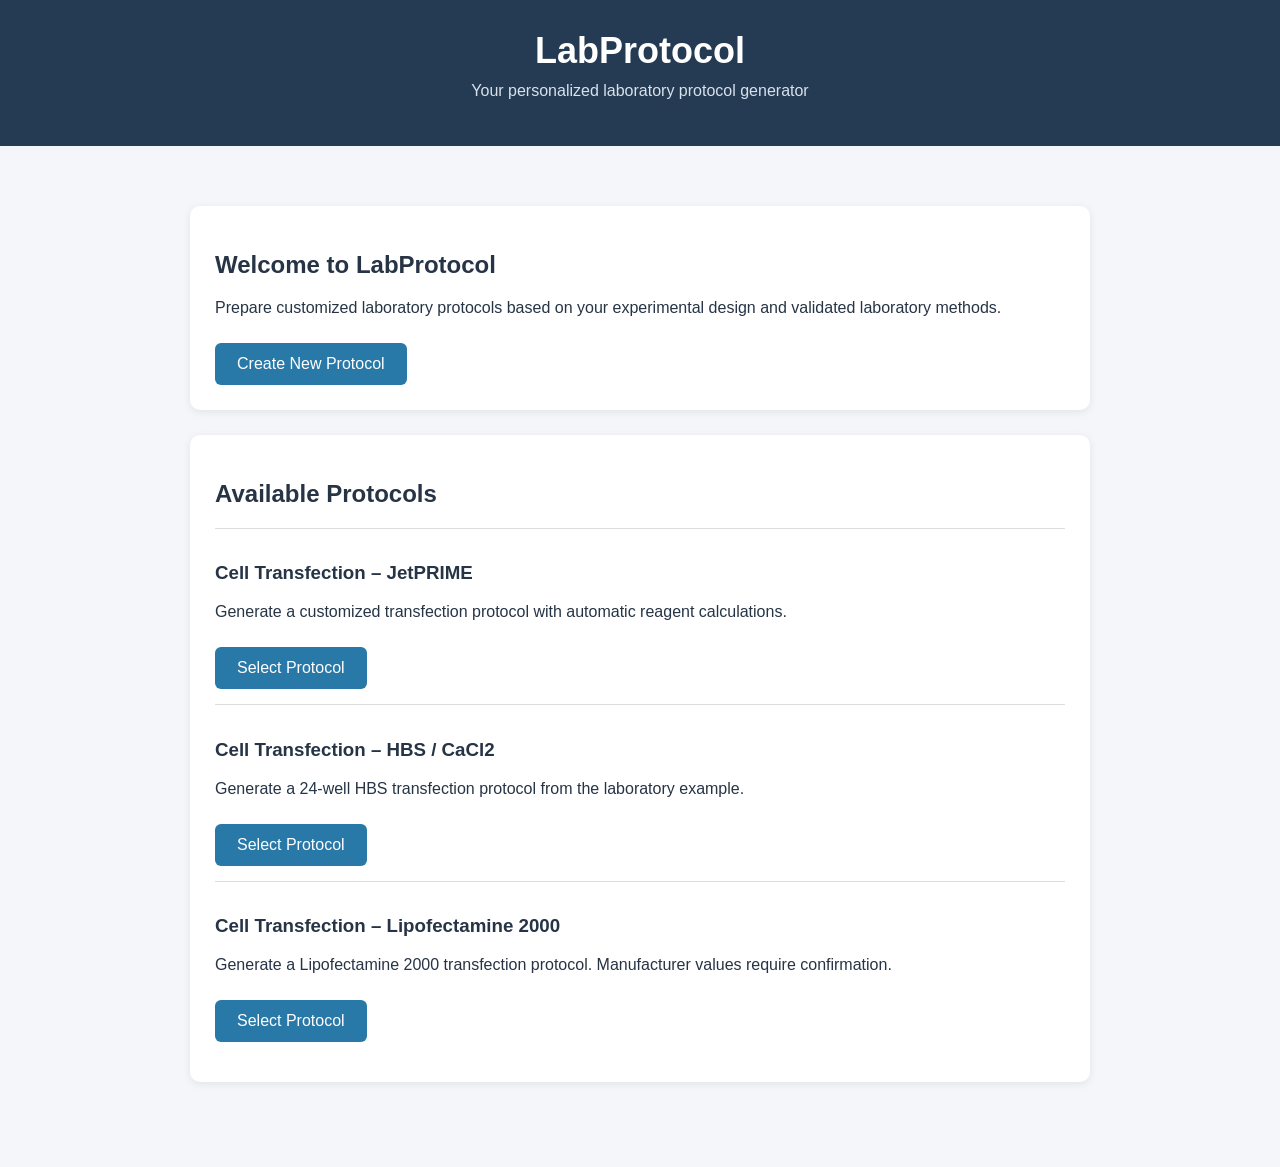
<file: LabProtocol/templates/index.html>
<!DOCTYPE html>
<html lang="en">
<head>
    <meta charset="UTF-8">
    <meta name="viewport" content="width=device-width, initial-scale=1.0">
    <title>LabProtocol</title>

    <style>
        body {
            font-family: Arial, sans-serif;
            background-color: #f4f6f9;
            margin: 0;
            padding: 0;
            color: #263445;
        }

        header {
            background-color: #243b53;
            color: white;
            padding: 30px;
            text-align: center;
        }

        header h1 {
            margin: 0;
            font-size: 36px;
        }

        header p {
            margin-top: 10px;
            color: #d9e2ec;
        }

        .container {
            max-width: 900px;
            margin: 40px auto;
            padding: 20px;
        }

        .section {
            background: white;
            padding: 25px;
            margin-bottom: 25px;
            border-radius: 10px;
            box-shadow: 0 2px 8px rgba(0,0,0,0.08);
        }

        .button {
            display: inline-block;
            background-color: #2878a8;
            color: white;
            padding: 12px 22px;
            text-decoration: none;
            border-radius: 6px;
            margin-top: 10px;
        }

        .button:hover {
            background-color: #1d5d85;
        }

        .protocol {
            border-top: 1px solid #ddd;
            padding: 15px 0;
        }
    </style>
</head>

<body>

    <header>
        <h1>LabProtocol</h1>
        <p>Your personalized laboratory protocol generator</p>
    </header>

    <div class="container">

        <div class="section">
            <h2>Welcome to LabProtocol</h2>
            <p>
                Prepare customized laboratory protocols based on
                your experimental design and validated laboratory methods.
            </p>

            <a href="/new-protocol" class="button">Create New Protocol</a>
        </div>

        <div class="section">
            <h2>Available Protocols</h2>

            <div class="protocol">
                <h3>Cell Transfection – JetPRIME</h3>
                <p>
                    Generate a customized transfection protocol
                    with automatic reagent calculations.
                </p>
                <a href="/transfection/jetprime" class="button">Select Protocol</a>
            </div>

            <div class="protocol">
                <h3>Cell Transfection – HBS / CaCl2</h3>
                <p>Generate a 24-well HBS transfection protocol from the laboratory example.</p>
                <a href="/transfection/hbs" class="button">Select Protocol</a>
            </div>

            <div class="protocol">
                <h3>Cell Transfection – Lipofectamine 2000</h3>
                <p>
                    Generate a Lipofectamine 2000 transfection protocol.
                    Manufacturer values require confirmation.
                </p>
                <a href="/transfection/lipofectamine" class="button">Select Protocol</a>
            </div>

        </div>

    </div>

</body>
</html>
</file>
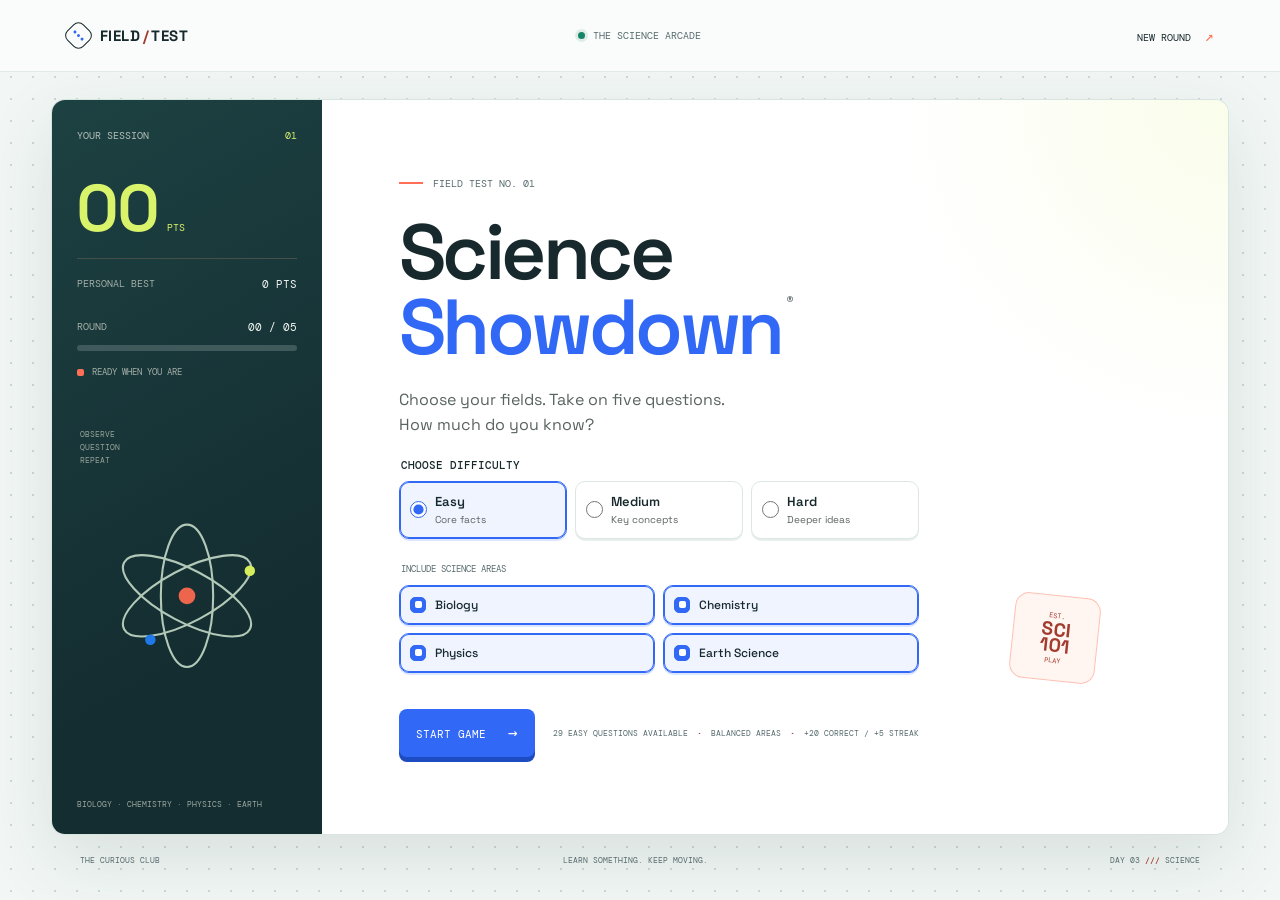
<file: day03/science_trivia.html>
<!doctype html>
<html lang="en">
  <head>
    <meta charset="utf-8">
    <meta name="viewport" content="width=device-width, initial-scale=1">
    <meta name="theme-color" content="#f6f7f2">
    <title>Science Showdown</title>
    <link rel="preconnect" href="https://fonts.googleapis.com">
    <link rel="preconnect" href="https://fonts.gstatic.com" crossorigin>
    <link href="https://fonts.googleapis.com/css2?family=DM+Mono:wght@400;500&family=Space+Grotesk:wght@400;500;600;700&display=swap" rel="stylesheet">
    <link rel="stylesheet" href="science_trivia.css">
    <script src="science_trivia.js" defer></script>
  </head>
  <body>
    <a class="skip-link" href="#main-content">Skip to game</a>
    <header class="topbar">
      <a class="wordmark" href="science_trivia.html" aria-label="Science Showdown home">
        <span class="wordmark-mark" aria-hidden="true"><i></i><i></i><i></i></span>
        <span>FIELD<span class="wordmark-light">/</span>TEST</span>
      </a>
      <div class="topbar-center"><span class="live-dot"></span> THE SCIENCE ARCADE</div>
      <button class="reset-button" id="reset-button" type="button" title="Start a new round">NEW ROUND <span aria-hidden="true">↗</span></button>
    </header>

    <main class="game-layout" id="main-content" tabindex="-1">
      <aside class="scoreboard" aria-label="Game scoreboard">
        <div class="scoreboard-heading">YOUR SESSION <span>01</span></div>
        <div class="score-total"><span id="score-value">00</span><small>PTS</small></div>
        <div class="score-divider"></div>
        <div class="round-stat" id="best-stat"><span>PERSONAL BEST</span><strong id="best-score">00 PTS</strong></div>
        <div class="round-stat" id="round-stat"><span>ROUND</span><strong id="round-count">00 / 05</strong></div>
        <div class="round-stat streak-stat" id="streak-stat" hidden><span>STREAK</span><strong id="streak-count">1×</strong></div>
        <div class="progress-track" id="progress-track" role="progressbar" aria-label="Round progress" aria-valuemin="0" aria-valuemax="5" aria-valuenow="0" aria-valuetext="0 of 5 questions answered"><span id="progress-fill" aria-hidden="true"></span></div>
        <div class="scoreboard-foot"><span class="status-square"></span><span id="status-copy">READY WHEN YOU ARE</span></div>
        <div class="side-art" aria-hidden="true">
          <span class="art-label">OBSERVE<br>QUESTION<br>REPEAT</span>
          <svg viewBox="0 0 170 120" role="img" aria-label="Abstract atom illustration">
            <ellipse cx="85" cy="60" rx="68" ry="25" transform="rotate(-28 85 60)" fill="none" stroke="currentColor" stroke-width="2" />
            <ellipse cx="85" cy="60" rx="68" ry="25" transform="rotate(28 85 60)" fill="none" stroke="currentColor" stroke-width="2" />
            <ellipse cx="85" cy="60" rx="68" ry="25" transform="rotate(90 85 60)" fill="none" stroke="currentColor" stroke-width="2" />
            <circle cx="85" cy="60" r="8" fill="#ed654d" />
            <circle cx="145" cy="36" r="5" fill="#d5ed5a" />
            <circle cx="50" cy="102" r="5" fill="#2079e9" />
          </svg>
        </div>
        <div class="version-tag">BIOLOGY · CHEMISTRY · PHYSICS · EARTH</div>
      </aside>

      <section class="play-area" aria-label="Trivia game">
        <p class="visually-hidden" id="game-announcer" role="status" aria-live="polite" aria-atomic="true"></p>
        <div id="loading-state" class="loading-state" role="status">LOADING QUESTION BANK<span class="loading-mark">...</span></div>
        <div id="error-state" class="error-state" role="alert" hidden></div>

        <section id="welcome-screen" class="screen welcome-screen" hidden>
          <div class="eyebrow"><span class="eyebrow-line"></span> FIELD TEST NO. 01</div>
          <h1>Science<br><span>Showdown</span><sup>®</sup></h1>
          <p class="welcome-copy">Choose your fields. Take on five questions.<br>How much do you know?</p>
          <fieldset class="difficulty-picker">
            <legend>CHOOSE DIFFICULTY</legend>
            <div class="difficulty-options">
              <label class="difficulty-option">
                <input type="radio" name="difficulty" value="Easy" checked>
                <span class="difficulty-name">Easy</span>
                <span class="difficulty-description">Core facts</span>
              </label>
              <label class="difficulty-option">
                <input type="radio" name="difficulty" value="Medium">
                <span class="difficulty-name">Medium</span>
                <span class="difficulty-description">Key concepts</span>
              </label>
              <label class="difficulty-option">
                <input type="radio" name="difficulty" value="Hard">
                <span class="difficulty-name">Hard</span>
                <span class="difficulty-description">Deeper ideas</span>
              </label>
            </div>
          </fieldset>
          <fieldset class="area-picker">
            <legend>INCLUDE SCIENCE AREAS</legend>
            <div class="area-options">
              <label class="area-chip"><input type="checkbox" name="science-area" value="Biology" checked><span>Biology</span></label>
              <label class="area-chip"><input type="checkbox" name="science-area" value="Chemistry" checked><span>Chemistry</span></label>
              <label class="area-chip"><input type="checkbox" name="science-area" value="Physics" checked><span>Physics</span></label>
              <label class="area-chip"><input type="checkbox" name="science-area" value="Earth Science" checked><span>Earth Science</span></label>
            </div>
          </fieldset>
          <p class="area-selection-error" id="area-selection-error" role="alert" tabindex="-1" hidden>Select at least one science area to start.</p>
          <div class="welcome-bottom">
            <button class="primary-button" id="start-button" type="button">START GAME <span aria-hidden="true">→</span></button>
            <span class="micro-copy"><span id="pool-count">QUESTIONS AVAILABLE</span> <b>·</b> BALANCED AREAS <b>·</b> +20 CORRECT / +5 STREAK</span>
          </div>
          <div class="welcome-stamp" aria-hidden="true"><span>EST.</span><strong>SCI<br>101</strong><span>PLAY</span></div>
        </section>

        <section id="question-screen" class="screen question-screen" hidden>
          <div class="question-meta">
            <div class="eyebrow"><span class="eyebrow-line"></span><span id="question-number">QUESTION 01 / 05</span></div>
            <div class="question-tags">
              <span class="category-label" id="category-label">BIOLOGY</span>
              <span class="difficulty-label" id="difficulty-label">EASY</span>
            </div>
          </div>
          <h1 class="question-title" id="question-text" tabindex="-1"></h1>
          <div class="answer-list" id="answer-list" role="group" aria-label="Choose an answer"></div>
          <div class="feedback-row" id="feedback-row" hidden>
            <div class="feedback-copy"><strong id="feedback-title"></strong><span id="explanation-text"></span></div>
            <button class="next-button" id="next-button" type="button">NEXT <span aria-hidden="true">→</span></button>
          </div>
          <div class="question-footer"><span>SELECT YOUR ANSWER</span><span>KEYS <b>A</b> <b>B</b> <b>C</b> <b>D</b></span></div>
        </section>

        <section id="results-screen" class="screen results-screen" hidden>
          <div class="eyebrow"><span class="eyebrow-line"></span> FIELD TEST COMPLETE</div>
          <div class="result-score"><span id="final-score">00</span><small> / 100</small></div>
          <h1 id="result-title" tabindex="-1">Nice work.</h1>
          <p class="result-copy" id="result-copy"></p>
          <div class="result-summary" id="result-summary" aria-label="Round results"></div>
          <section class="missed-review" id="missed-review" aria-labelledby="missed-review-title" hidden>
            <h2 id="missed-review-title">Questions to review</h2>
            <div class="missed-review-list" id="missed-review-list"></div>
          </section>
          <button class="primary-button" id="play-again-button" type="button">PLAY AGAIN <span aria-hidden="true">↻</span></button>
        </section>
      </section>
    </main>
    <footer class="page-footer"><span>THE CURIOUS CLUB</span><span>LEARN SOMETHING. KEEP MOVING.</span><span>DAY 03 <b>///</b> SCIENCE</span></footer>
  </body>
</html>
</file>
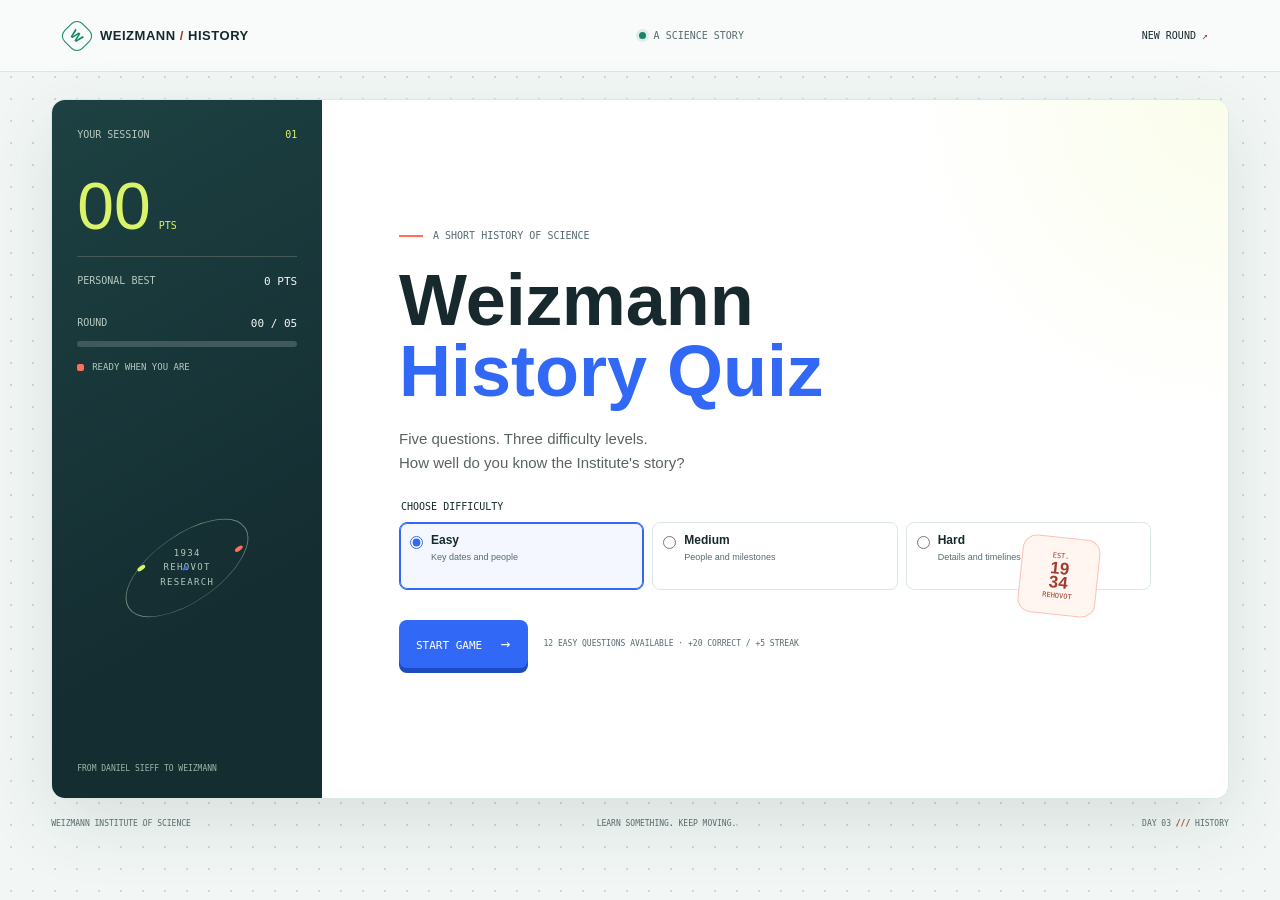
<file: day03/weizmann_history_trivia/history_trivia.html>
<!doctype html>
<html lang="en">
  <head>
    <meta charset="utf-8">
    <meta name="viewport" content="width=device-width, initial-scale=1">
    <meta name="theme-color" content="#f2f7f5">
    <title>Weizmann History Quiz</title>
    <link rel="stylesheet" href="history_trivia.css">
    <script src="history_trivia.js" defer></script>
  </head>
  <body>
    <a class="skip-link" href="#main-content">Skip to game</a>
    <header class="topbar">
      <a class="wordmark" href="history_trivia.html" aria-label="Weizmann History Quiz home">
        <span class="wordmark-mark" aria-hidden="true">W</span>
        <span>WEIZMANN <span class="wordmark-light">/</span> HISTORY</span>
      </a>
      <span class="topbar-label"><span class="live-dot"></span> A SCIENCE STORY</span>
      <button class="reset-button" id="reset-button" type="button">NEW ROUND <span aria-hidden="true">↗</span></button>
    </header>

    <main class="game-layout" id="main-content" tabindex="-1">
      <aside class="scoreboard" aria-label="Game scoreboard">
        <div class="scoreboard-heading">YOUR SESSION <span>01</span></div>
        <div class="score-total"><span id="score-value">00</span><small>PTS</small></div>
        <div class="score-divider"></div>
        <div class="round-stat"><span>PERSONAL BEST</span><strong id="best-score">00 PTS</strong></div>
        <div class="round-stat"><span>ROUND</span><strong id="round-count">00 / 05</strong></div>
        <div class="round-stat streak-stat" id="streak-stat" hidden><span>STREAK</span><strong id="streak-count">1×</strong></div>
        <div class="progress-track" id="progress-track" role="progressbar" aria-label="Round progress" aria-valuemin="0" aria-valuemax="5" aria-valuenow="0" aria-valuetext="0 of 5 questions answered"><span id="progress-fill"></span></div>
        <div class="scoreboard-foot"><span class="status-square"></span><span id="status-copy">READY WHEN YOU ARE</span></div>
        <div class="side-art" aria-hidden="true"><span>1934<br>REHOVOT<br>RESEARCH</span><div class="orbit"><i></i><i></i><i></i></div></div>
        <div class="version-tag">FROM DANIEL SIEFF TO WEIZMANN</div>
      </aside>

      <section class="play-area" aria-label="Weizmann Institute history trivia game">
        <p class="visually-hidden" id="game-announcer" role="status" aria-live="polite" aria-atomic="true"></p>
        <div id="loading-state" class="loading-state" role="status">LOADING QUESTION BANK...</div>
        <div id="error-state" class="error-state" role="alert" hidden></div>

        <section id="welcome-screen" class="screen" hidden>
          <div class="eyebrow"><span class="eyebrow-line"></span> A SHORT HISTORY OF SCIENCE</div>
          <h1>Weizmann<br><span>History Quiz</span></h1>
          <p class="welcome-copy">Five questions. Three difficulty levels.<br>How well do you know the Institute's story?</p>
          <fieldset class="difficulty-picker">
            <legend>CHOOSE DIFFICULTY</legend>
            <div class="difficulty-options">
              <label class="difficulty-option"><input type="radio" name="difficulty" value="Easy" checked><span><b>Easy</b><small>Key dates and people</small></span></label>
              <label class="difficulty-option"><input type="radio" name="difficulty" value="Medium"><span><b>Medium</b><small>People and milestones</small></span></label>
              <label class="difficulty-option"><input type="radio" name="difficulty" value="Hard"><span><b>Hard</b><small>Details and timelines</small></span></label>
            </div>
          </fieldset>
          <p class="selection-error" id="selection-error" role="alert" tabindex="-1" hidden></p>
          <div class="welcome-bottom">
            <button class="primary-button" id="start-button" type="button">START GAME <span aria-hidden="true">→</span></button>
            <span class="micro-copy" id="pool-count">QUESTIONS AVAILABLE · +20 CORRECT / +5 STREAK</span>
          </div>
          <div class="welcome-stamp" aria-hidden="true"><span>EST.</span><strong>19<br>34</strong><span>REHOVOT</span></div>
        </section>

        <section id="question-screen" class="screen question-screen" hidden>
          <div class="question-meta">
            <div class="eyebrow"><span class="eyebrow-line"></span><span id="question-number">QUESTION 01 / 05</span></div>
            <div class="question-tags"><span class="category-label" id="category-label"></span><span class="difficulty-label" id="difficulty-label"></span></div>
          </div>
          <h1 class="question-title" id="question-text" tabindex="-1"></h1>
          <div class="answer-list" id="answer-list" role="group" aria-label="Choose an answer"></div>
          <div class="feedback-row" id="feedback-row" hidden>
            <div class="feedback-copy"><strong id="feedback-title"></strong><span id="explanation-text"></span></div>
            <button class="next-button" id="next-button" type="button">NEXT <span aria-hidden="true">→</span></button>
          </div>
          <div class="question-footer"><span>SELECT YOUR ANSWER</span><span>KEYS <b>A</b> <b>B</b> <b>C</b> <b>D</b></span></div>
        </section>

        <section id="results-screen" class="screen results-screen" hidden>
          <div class="eyebrow"><span class="eyebrow-line"></span> ROUND COMPLETE</div>
          <div class="result-score"><span id="final-score">00</span><small> / 100</small></div>
          <h1 id="result-title" tabindex="-1">Nice work.</h1>
          <p class="result-copy" id="result-copy"></p>
          <div class="result-summary" id="result-summary" aria-label="Round results"></div>
          <section class="missed-review" id="missed-review" aria-labelledby="missed-review-title" hidden>
            <h2 id="missed-review-title">Questions to review</h2>
            <div class="missed-review-list" id="missed-review-list"></div>
          </section>
          <button class="primary-button" id="play-again-button" type="button">PLAY AGAIN <span aria-hidden="true">↻</span></button>
        </section>
      </section>
    </main>
    <footer class="page-footer"><span>WEIZMANN INSTITUTE OF SCIENCE</span><span>LEARN SOMETHING. KEEP MOVING.</span><span>DAY 03 <b>///</b> HISTORY</span></footer>
  </body>
</html>
</file>
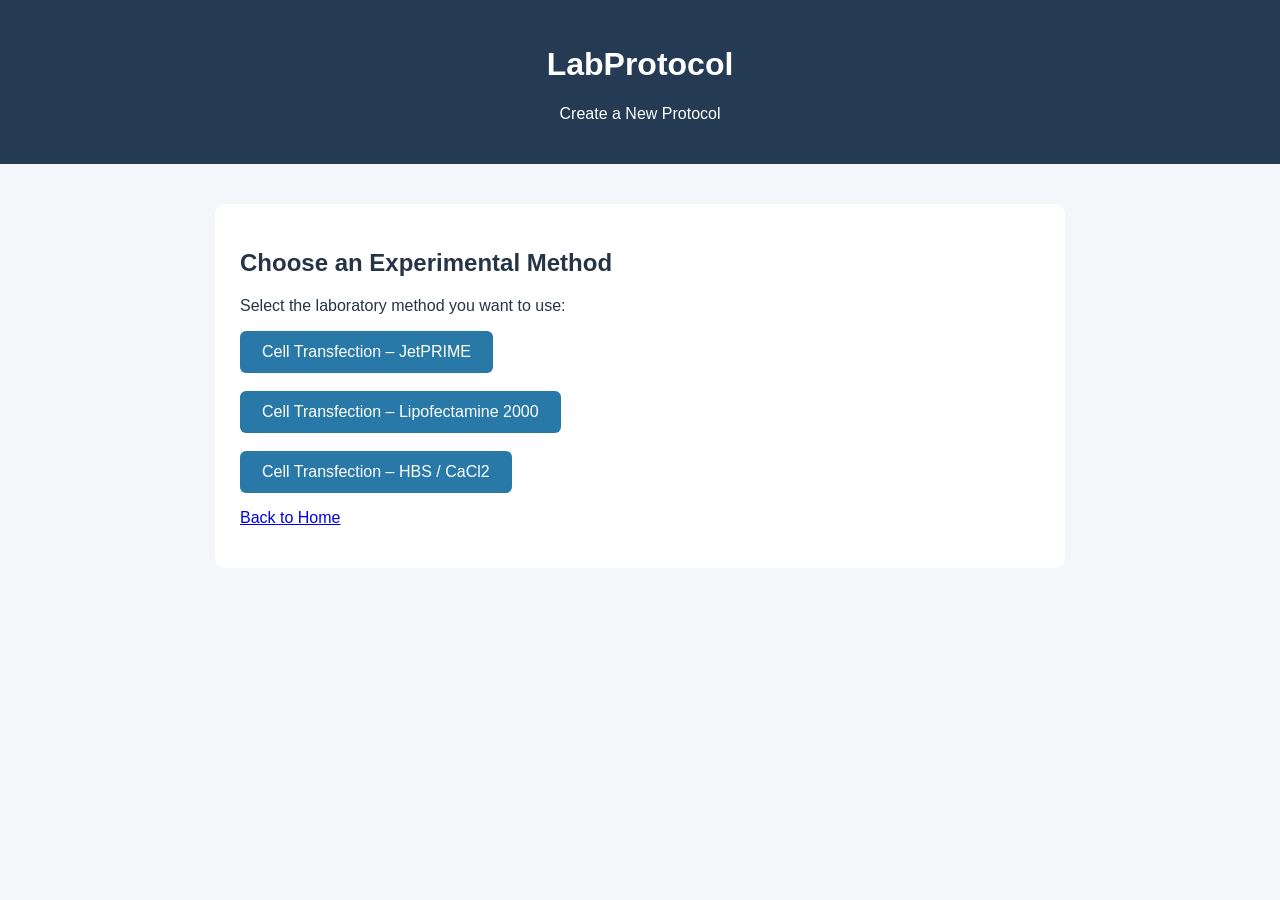
<file: LabProtocol/templates/new_protocol.html>
<!DOCTYPE html>
<html lang="en">
<head>
    <meta charset="UTF-8">
    <title>Create New Protocol - LabProtocol</title>

    <style>
        body {
            font-family: Arial, sans-serif;
            background-color: #f4f6f9;
            color: #263445;
            margin: 0;
        }

        header {
            background-color: #243b53;
            color: white;
            padding: 25px;
            text-align: center;
        }

        .container {
            max-width: 800px;
            margin: 40px auto;
            padding: 25px;
            background: white;
            border-radius: 10px;
        }

        .button {
            display: inline-block;
            background-color: #2878a8;
            color: white;
            padding: 12px 22px;
            text-decoration: none;
            border-radius: 6px;
        }
    </style>
</head>

<body>

    <header>
        <h1>LabProtocol</h1>
        <p>Create a New Protocol</p>
    </header>

    <div class="container">
        <h2>Choose an Experimental Method</h2>

        <p>Select the laboratory method you want to use:</p>

        <a href="/transfection/jetprime" class="button">
            Cell Transfection – JetPRIME
        </a>

        <br><br>

        <a href="/transfection/lipofectamine" class="button">
            Cell Transfection – Lipofectamine 2000
        </a>

        <br><br>

        <a href="/transfection/hbs" class="button">
            Cell Transfection – HBS / CaCl2
        </a>

        <p>
            <a href="/">Back to Home</a>
        </p>
    </div>

</body>
</html>
</file>
<file: day03/science_trivia.css>
:root {
  color-scheme: light;
  --paper: #f6f7f2;
  --ink: #1c2523;
  --muted: #737d78;
  --line: #d7dcd5;
  --blue: #2874e8;
  --red: #ed654d;
  --lime: #d5ed5a;
  --green: #277c65;
  --mono: "DM Mono", Consolas, monospace;
  --display: "Space Grotesk", "Trebuchet MS", sans-serif;
}

* { box-sizing: border-box; }

body {
  min-width: 320px;
  min-height: 100vh;
  margin: 0;
  color: var(--ink);
  background-color: var(--paper);
  background-image: linear-gradient(rgba(28, 37, 35, .035) 1px, transparent 1px), linear-gradient(90deg, rgba(28, 37, 35, .035) 1px, transparent 1px);
  background-size: 32px 32px;
  font-family: var(--display);
}

button { font: inherit; }
button:focus-visible, a:focus-visible, [tabindex="-1"]:focus { outline: 3px solid var(--blue); outline-offset: 3px; }
[hidden] { display: none !important; }
.visually-hidden { position: absolute; width: 1px; height: 1px; overflow: hidden; clip: rect(0, 0, 0, 0); white-space: nowrap; clip-path: inset(50%); }
.skip-link { position: fixed; z-index: 10; top: 8px; left: 8px; padding: 10px 14px; transform: translateY(-160%); color: white; background: var(--ink); }
.skip-link:focus { transform: translateY(0); }

.topbar {
  height: 66px;
  display: grid;
  grid-template-columns: 1fr 1fr 1fr;
  align-items: center;
  padding: 0 5.2vw;
  border-bottom: 1px solid var(--line);
  background: rgba(246, 247, 242, .94);
}

.wordmark { display: inline-flex; align-items: center; gap: 10px; width: fit-content; color: var(--ink); text-decoration: none; font-size: 15px; font-weight: 700; }
.wordmark-light { color: var(--red-text); padding: 0 2px; }
.wordmark-mark { width: 21px; height: 21px; display: flex; align-items: center; justify-content: center; gap: 2px; border: 1.5px solid var(--ink); transform: rotate(45deg); }
.wordmark-mark i { width: 3px; height: 3px; display: block; border-radius: 50%; background: var(--blue); }
.topbar-center, .reset-button, .eyebrow, .micro-copy, .scoreboard-heading, .score-total small, .round-stat span, .scoreboard-foot, .version-tag, .category-label, .question-footer, .result-summary, .page-footer, .loading-state {
  font-family: var(--mono);
  font-size: 10px;
  letter-spacing: 0;
}
.topbar-center { display: flex; justify-content: center; align-items: center; gap: 8px; color: var(--muted); }
.live-dot { width: 7px; height: 7px; border-radius: 50%; background: var(--green); box-shadow: 0 0 0 3px rgba(39, 124, 101, .12); }
.reset-button { justify-self: end; border: 0; padding: 8px 0 8px 8px; color: var(--ink); background: transparent; cursor: pointer; }
.reset-button span { margin-left: 7px; color: var(--red); font-size: 15px; }

.game-layout { width: min(1120px, calc(100% - 10.4vw)); min-height: min(690px, calc(100vh - 128px)); margin: 25px auto 18px; display: grid; grid-template-columns: 270px minmax(0, 1fr); border: 1px solid var(--line); background: rgba(255, 255, 255, .74); box-shadow: 8px 8px 0 rgba(28, 37, 35, .06); }
.scoreboard { position: relative; display: flex; flex-direction: column; min-height: 570px; padding: 27px 24px 20px; overflow: hidden; color: var(--paper); background: var(--ink); }
.scoreboard-heading { display: flex; justify-content: space-between; color: #b6c0b9; }
.scoreboard-heading span { color: var(--lime); }
.score-total { display: flex; align-items: baseline; gap: 8px; margin: 33px 0 17px; }
.score-total > span { font-size: 62px; font-weight: 600; line-height: 1; letter-spacing: 0; font-variant-numeric: tabular-nums; }
.score-total small { color: var(--lime); }
.score-divider { height: 1px; background: #45504a; }
.round-stat { display: flex; justify-content: space-between; margin: 18px 0 11px; color: #a4aea7; }
.round-stat strong { color: var(--paper); font-family: var(--mono); font-size: 11px; font-weight: 400; }
.streak-stat { margin-top: 0; }
.streak-stat strong { color: var(--lime); }
.progress-track { height: 4px; background: #48524c; }
.progress-track span { display: block; width: 0; height: 100%; background: var(--lime); transition: width .35s ease; }
.scoreboard-foot { display: flex; align-items: center; gap: 8px; margin-top: 15px; color: #a4aea7; font-size: 9px; }
.status-square { width: 7px; height: 7px; background: var(--red); }
.side-art { position: relative; display: flex; flex: 1; align-items: center; justify-content: center; min-height: 210px; margin-top: 15px; color: #b3c9b8; }
.side-art svg { width: 170px; max-width: 100%; overflow: visible; animation: orbit 18s linear infinite; }
.art-label { position: absolute; z-index: 1; left: 3px; top: 35px; color: #95a399; font-family: var(--mono); font-size: 8px; line-height: 1.6; }
.version-tag { color: #9aa79d; font-size: 8px; line-height: 1.7; }

.play-area { position: relative; display: flex; min-width: 0; min-height: 570px; padding: clamp(32px, 6vw, 82px); align-items: center; }
.screen { width: 100%; animation: appear .35s ease both; }
.loading-state { position: absolute; inset: 0; display: flex; align-items: center; justify-content: center; gap: 6px; color: var(--muted); }
.loading-mark { color: var(--red); animation: blink 1s steps(2, start) infinite; }
.error-state { width: 100%; color: #a43e2d; font-size: 16px; }
.eyebrow { display: flex; align-items: center; gap: 10px; color: var(--muted); }
.eyebrow-line { display: inline-block; width: 24px; height: 2px; background: var(--red); }
h1 { margin: 25px 0 0; font-size: clamp(45px, 6.4vw, 78px); font-weight: 600; line-height: .96; letter-spacing: 0; }
.welcome-screen h1 span { color: var(--blue); }
.welcome-screen h1 sup { position: relative; top: -2.5em; margin-left: 5px; font-family: var(--mono); font-size: 10px; font-weight: 400; }
.welcome-copy { margin: 22px 0 0; color: #59645f; font-size: 16px; line-height: 1.6; }
.difficulty-picker { min-width: 0; margin: 20px 0 0; border: 0; padding: 0; }
.difficulty-picker legend { margin-bottom: 9px; color: var(--ink); font-family: var(--mono); font-size: 11px; font-weight: 500; }
.difficulty-options { display: grid; grid-template-columns: repeat(3, minmax(0, 1fr)); gap: 8px; max-width: 520px; }
.difficulty-option { min-height: 58px; display: grid; grid-template-columns: 17px minmax(0, 1fr); align-content: center; align-items: center; gap: 3px 8px; border: 1px solid var(--line); border-radius: 8px; padding: 8px 10px; color: var(--ink); background: #fff; cursor: pointer; transition: background .16s ease, border-color .16s ease, transform .16s ease; }
.difficulty-option:hover { border-color: #9eb4ff; transform: translateY(-1px); }
.difficulty-option:has(input:checked) { border-color: var(--blue); background: #f0f4ff; box-shadow: inset 0 0 0 1px var(--blue); }
.difficulty-option:focus-within { outline: 3px solid var(--blue); outline-offset: 2px; }
.difficulty-option input { width: 17px; height: 17px; grid-row: span 2; margin: 0; accent-color: var(--blue); }
.difficulty-name { font-size: 13px; font-weight: 600; }
.difficulty-description { color: #59645f; font-size: 10px; line-height: 1.3; }
.welcome-bottom { display: flex; align-items: center; gap: 18px; margin-top: 36px; }
.primary-button, .next-button { min-height: 48px; border: 0; padding: 0 17px; color: white; background: var(--blue); font-family: var(--mono); font-size: 11px; cursor: pointer; transition: background .16s ease, transform .16s ease; }
.primary-button span, .next-button span { margin-left: 15px; font-size: 16px; }
.primary-button:hover, .next-button:hover { background: #155fcf; transform: translateY(-2px); }
.micro-copy { color: var(--muted); font-size: 8px; }
.micro-copy b { padding: 0 4px; color: var(--red-text); }
.welcome-stamp { position: absolute; right: 7%; bottom: 13%; width: 82px; height: 82px; display: flex; flex-direction: column; align-items: center; justify-content: center; border: 1px solid var(--red); border-radius: 50%; color: var(--red-text); transform: rotate(10deg); }
.welcome-stamp span { font-family: var(--mono); font-size: 7px; }
.welcome-stamp strong { margin: 2px 0; font-size: 19px; line-height: .82; text-align: center; }

.question-screen { align-self: stretch; display: flex; flex-direction: column; justify-content: center; }
.question-meta { display: flex; align-items: center; justify-content: space-between; gap: 12px; }
.question-tags { display: flex; flex-wrap: wrap; justify-content: flex-end; gap: 7px; }
.category-label { padding: 7px 9px; color: var(--ink); background: var(--lime); font-size: 9px; }
.difficulty-label { padding: 7px 9px; border: 1px solid var(--line); border-radius: 6px; color: var(--muted); background: #fff; font-family: var(--mono); font-size: 9px; }
.question-title { max-width: 720px; margin: 27px 0 27px; font-size: clamp(27px, 3.4vw, 42px); line-height: 1.14; font-weight: 600; }
.answer-list { display: grid; grid-template-columns: 1fr 1fr; gap: 0 24px; }
.answer-option { min-height: 56px; display: flex; align-items: center; gap: 13px; border: 0; border-top: 1px solid var(--line); padding: 10px 4px; color: var(--ink); background: transparent; text-align: left; cursor: pointer; transition: color .16s ease, padding .16s ease, border-color .16s ease; }
.answer-option:nth-last-child(-n + 2) { border-bottom: 1px solid var(--line); }
.answer-option:hover:not(:disabled) { padding-left: 10px; border-color: var(--blue); color: var(--blue); }
.answer-key { width: 25px; height: 25px; display: grid; flex: 0 0 25px; place-items: center; border: 1px solid #cbd2ca; color: var(--muted); font-family: var(--mono); font-size: 10px; }
.answer-option.correct .answer-key { border-color: var(--green); color: white; background: var(--green); }
.answer-option.incorrect .answer-key { border-color: var(--red-text); color: white; background: var(--red-text); }
.answer-option.muted { color: var(--muted); }
.answer-option:disabled { cursor: default; }
.feedback-row { display: flex; align-items: center; justify-content: space-between; gap: 20px; margin-top: 20px; padding: 15px; background: #edf0e9; animation: appear .2s ease both; }
.feedback-copy { display: grid; gap: 5px; }
.feedback-copy strong { font-size: 13px; }
.feedback-copy span { max-width: 480px; color: #59645f; font-size: 12px; line-height: 1.5; }
.feedback-copy.is-correct strong { color: var(--green-text); }
.feedback-copy.is-wrong strong { color: #b24b38; }
.next-button { min-height: 40px; flex: 0 0 auto; padding: 0 12px; font-size: 9px; }
.question-footer { display: flex; justify-content: space-between; margin-top: 19px; color: var(--muted); font-size: 8px; }
.question-footer b { margin-left: 5px; color: var(--ink); font-weight: 500; }

.results-screen { text-align: left; }
.result-score { display: flex; align-items: baseline; gap: 5px; margin-top: 20px; color: var(--blue); font-size: clamp(72px, 10vw, 118px); font-weight: 600; line-height: 1; font-variant-numeric: tabular-nums; }
.result-score small { color: var(--muted); font-family: var(--mono); font-size: 14px; font-weight: 400; }
.results-screen h1 { margin-top: 8px; font-size: 34px; }
.result-copy { max-width: 500px; margin: 10px 0 20px; color: #59645f; font-size: 14px; line-height: 1.6; }
.result-summary { display: flex; gap: 8px; margin: 20px 0 25px; }
.result-mark { width: 25px; height: 7px; background: #cbd2ca; }
.result-mark.correct { background: var(--green); }
.result-mark.incorrect { background: var(--red); }
.missed-review { margin: 0 0 24px; }
.missed-review h2 { margin: 0 0 12px; font-size: 18px; }
.missed-review-list { display: grid; gap: 10px; }
.missed-review-item { border: 1px solid var(--line); border-left: 4px solid var(--red); border-radius: 9px; padding: 14px 16px; background: #fffaf8; }
.missed-review-category { color: var(--muted); font-family: var(--mono); font-size: 9px; text-transform: uppercase; }
.missed-review-item h3 { margin: 7px 0 10px; font-size: 15px; line-height: 1.4; }
.missed-review-item p { margin: 5px 0 0; font-size: 12px; line-height: 1.5; }
.missed-review-answer { color: #a43e2d; }
.missed-review-correct { color: var(--green-text); font-weight: 600; }
.missed-review-explanation { color: #59645f; }

.page-footer { width: min(1120px, calc(100% - 10.4vw)); margin: 0 auto; padding: 0 0 14px; display: flex; justify-content: space-between; color: var(--muted); font-size: 8px; }
.page-footer b { color: var(--red-text); font-weight: 500; }

@keyframes appear { from { opacity: 0; transform: translateY(8px); } to { opacity: 1; transform: translateY(0); } }
@keyframes orbit { to { transform: rotate(360deg); } }
@keyframes blink { to { visibility: hidden; } }

@media (max-width: 760px) {
  .topbar { height: 58px; grid-template-columns: 1fr 1fr; padding: 0 20px; }
  .topbar-center { display: none; }
  .game-layout { width: calc(100% - 28px); min-height: auto; margin: 14px auto; grid-template-columns: 1fr; }
  .scoreboard { min-height: 0; display: grid; grid-template-columns: 1fr auto; align-content: start; align-items: center; gap: 4px 12px; padding: 14px 18px; }
  .scoreboard-heading { grid-column: 1; grid-row: 1; }
  .score-total { grid-column: 2; grid-row: 1 / span 2; margin: 0; }
  .score-total > span { font-size: 36px; }
  .score-divider, .progress-track, .side-art, .version-tag { display: none; }
  .round-stat { grid-column: 1; margin: 2px 0; font-size: 9px; }
  #best-stat { grid-column: 1; grid-row: 2; }
  #round-stat { grid-column: 1; grid-row: 3; }
  .streak-stat { grid-column: 1; grid-row: 4; }
  .scoreboard-foot { grid-column: 1 / -1; grid-row: 5; margin-top: 5px; }
  .play-area { min-height: 500px; padding: 34px 22px; }
  .welcome-stamp { right: 6%; bottom: 8%; width: 65px; height: 65px; }
  .welcome-stamp strong { font-size: 15px; }
  .welcome-bottom { align-items: flex-start; flex-direction: column; gap: 12px; margin-top: 22px; }
  .question-meta { align-items: flex-start; }
  .question-tags { max-width: 46%; }
  .question-title { margin: 24px 0 18px; }
  .answer-list { grid-template-columns: 1fr; }
  .answer-option, .answer-option:nth-last-child(-n + 2) { min-height: 48px; border-bottom: 0; }
  .answer-option:last-child { border-bottom: 1px solid var(--line); }
  .feedback-row { align-items: flex-start; flex-direction: column; }
  .question-footer { font-size: 7px; }
  .page-footer { width: calc(100% - 28px); gap: 10px; flex-wrap: wrap; font-size: 7px; }
}

@media (prefers-reduced-motion: reduce) {
  *, *::before, *::after { scroll-behavior: auto !important; animation-duration: .01ms !important; animation-iteration-count: 1 !important; transition-duration: .01ms !important; }
}

:root {
  --paper: #f2f7f5;
  --ink: #17292c;
  --muted: #586b6e;
  --line: #dce7e4;
  --blue: #3168f5;
  --red: #ff7057;
  --red-text: #a23c2e;
  --lime: #d9f36b;
  --green: #168567;
  --green-text: #116c53;
}

body {
  background-color: var(--paper);
  background-image: radial-gradient(#cbd9d5 .8px, transparent .8px);
  background-size: 22px 22px;
}

.topbar {
  height: 72px;
  border-bottom-color: rgba(220, 231, 228, .8);
  background: rgba(250, 252, 251, .92);
  backdrop-filter: blur(14px);
}

.wordmark-mark { width: 23px; height: 23px; border: 1.5px solid var(--ink); border-radius: 7px; transform: rotate(45deg); }
.game-layout { width: min(1180px, calc(100% - 8vw)); min-height: min(700px, calc(100vh - 136px)); margin-top: 27px; margin-bottom: 20px; overflow: hidden; border: 1px solid rgba(207, 222, 217, .8); border-radius: 14px; background: #fff; box-shadow: 0 24px 70px rgba(28, 55, 53, .12); }
.scoreboard { min-height: 570px; padding: 29px 25px 22px; background: linear-gradient(150deg, #1d4142, #142d31 72%); }
.score-total > span { color: var(--lime); font-size: 66px; }
.progress-track { height: 6px; overflow: hidden; border-radius: 9px; background: #40595a; }
.progress-track span { border-radius: inherit; }
.side-art svg { width: 178px; animation-duration: 24s; }
.play-area { min-height: 570px; padding: clamp(34px, 6vw, 84px); background: radial-gradient(circle at 100% 0, rgba(217, 243, 107, .14), transparent 28%), #fff; }
.primary-button, .next-button { border-radius: 8px; box-shadow: 0 5px 0 #1d4bc2; transition: background .16s ease, transform .16s ease, box-shadow .16s ease; }
.primary-button:hover, .next-button:hover { background: #2058df; box-shadow: 0 7px 0 #1d4bc2; transform: translateY(-2px); }
.welcome-stamp { width: 86px; height: 86px; border-color: rgba(255, 112, 87, .4); border-radius: 14px; color: var(--red-text); background: #fff5f1; transform: rotate(6deg); }
.answer-list { gap: 12px; }
.answer-option, .answer-option:nth-last-child(-n + 2) { min-height: 68px; border: 1px solid var(--line); border-radius: 9px; padding: 12px; background: #fff; box-shadow: 0 3px 0 #e8efec; transition: color .16s ease, border-color .16s ease, background .16s ease, transform .16s ease, box-shadow .16s ease; }
.answer-option:hover:not(:disabled) { border-color: var(--blue); color: var(--blue); background: #f6f8ff; box-shadow: 0 5px 0 #dce5ff; transform: translateY(-2px); }
.answer-key { width: 30px; height: 30px; flex-basis: 30px; border-color: #d5e0dc; border-radius: 7px; background: #f3f7f5; }
.answer-option.correct { border-color: var(--green); background: #eff9f5; }
.answer-option.incorrect { border-color: var(--red); background: #fff3ef; }
.feedback-row { border: 1px solid var(--line); border-left: 4px solid var(--green); border-radius: 9px; background: #f1f8f5; }
.feedback-copy.is-wrong + .next-button { background: var(--ink); box-shadow: 0 5px 0 #0e1c1e; }
.result-mark { height: 8px; border-radius: 8px; }
.status-square { border-radius: 2px; }

@media (max-width: 760px) {
  .topbar { height: 62px; }
  .game-layout { width: calc(100% - 24px); margin-top: 12px; margin-bottom: 12px; border-radius: 12px; }
  .scoreboard { min-height: 0; }
  .play-area { min-height: 500px; padding: 34px 20px; }
  .answer-option, .answer-option:nth-last-child(-n + 2) { min-height: 52px; }
}

.area-picker { min-width: 0; margin: 24px 0 0; border: 0; padding: 0; }
.area-picker legend { margin-bottom: 10px; color: var(--muted); font-family: var(--mono); font-size: 9px; }
.area-options { display: grid; grid-template-columns: repeat(2, minmax(0, 1fr)); gap: 8px; max-width: 520px; }
.area-chip { min-height: 40px; display: flex; align-items: center; gap: 9px; border: 1px solid var(--line); border-radius: 9px; padding: 8px 10px; color: var(--ink); background: #fff; font-size: 12px; font-weight: 500; cursor: pointer; transition: background .16s ease, border-color .16s ease, transform .16s ease; }
.area-chip:hover { border-color: #9eb4ff; transform: translateY(-1px); }
.area-chip:has(input:checked) { border-color: rgba(49, 104, 245, .38); background: #f4f7ff; }
.area-chip:focus-within { outline: 3px solid var(--blue); outline-offset: 2px; }
.area-chip input { width: 16px; height: 16px; display: grid; flex: 0 0 16px; place-content: center; appearance: none; margin: 0; border: 1.5px solid #b8c8c3; border-radius: 5px; background: #fff; cursor: pointer; }
.area-chip input::before { width: 7px; height: 7px; border-radius: 2px; background: #fff; content: ""; transform: scale(0); transition: transform .12s ease; }
.area-chip input:checked { border-color: var(--blue); background: var(--blue); }
.area-chip input:checked::before { transform: scale(1); }
.area-selection-error { margin: 9px 0 0; color: #b24b38; font-size: 12px; }

@media (max-width: 420px) {
  .area-options { gap: 7px; }
  .area-chip { gap: 7px; padding: 8px; font-size: 11px; }
}

@media (max-width: 760px) {
  .welcome-stamp { display: none; }
}

.wordmark { letter-spacing: .04em; }
.welcome-screen h1, .question-title, .results-screen h1 { letter-spacing: -.045em; }

.difficulty-option, .area-chip {
  border-radius: 10px;
  box-shadow: 0 2px 0 #e8efec;
}

.difficulty-option:has(input:checked),
.area-chip:has(input:checked) {
  border-color: var(--blue);
  background: #f0f4ff;
  box-shadow: inset 0 0 0 1px var(--blue), 0 2px 0 #dce5ff;
}

.category-label {
  --category-ink: #155e46;
  --category-surface: #e7f5ed;
  display: inline-flex;
  align-items: center;
  gap: 7px;
  min-height: 30px;
  border: 1px solid currentColor;
  border-radius: 999px;
  padding: 5px 10px;
  color: var(--category-ink);
  background: var(--category-surface);
  font-weight: 500;
}

.category-label::before {
  width: 7px;
  height: 7px;
  border-radius: 50%;
  background: currentColor;
  content: "";
}

.category-label[data-category="chemistry"] {
  --category-ink: #5b3b91;
  --category-surface: #f0eafe;
}

.category-label[data-category="physics"] {
  --category-ink: #234c9a;
  --category-surface: #e9f0ff;
}

.category-label[data-category="earth-science"] {
  --category-ink: #8a431e;
  --category-surface: #fff0e4;
}

.difficulty-label {
  display: inline-flex;
  align-items: center;
  min-height: 30px;
  border-radius: 999px;
  padding: 5px 10px;
  font-weight: 500;
}

.answer-option { line-height: 1.45; }
.answer-option:focus-visible { outline-offset: 4px; }
.answer-option.correct { border-color: var(--green); background: #eff9f5; }
.answer-option.incorrect { border-color: var(--red-text); background: #fff3ef; }
.answer-option.muted { opacity: .7; }
.answer-option.correct .answer-key { border-color: var(--green); color: #fff; background: var(--green); }
.answer-option.incorrect .answer-key { border-color: var(--red-text); color: #fff; background: var(--red-text); }
.feedback-row:has(.feedback-copy.is-wrong) { border-left-color: var(--red-text); background: #fff5f1; }
.feedback-copy.is-correct strong { color: var(--green-text); }
.feedback-copy.is-wrong strong { color: var(--red-text); }
.result-mark { height: 10px; }
</file>
<file: day03/weizmann_history_trivia/history_trivia.css>
:root {
  color-scheme: light;
  --paper: #f2f7f5;
  --ink: #17292c;
  --muted: #586b6e;
  --line: #dce7e4;
  --blue: #3168f5;
  --red: #ff7057;
  --red-text: #a23c2e;
  --lime: #d9f36b;
  --green: #168567;
  --green-text: #116c53;
  --mono: "DM Mono", Consolas, monospace;
  --display: "Space Grotesk", "Trebuchet MS", sans-serif;
}

* { box-sizing: border-box; }
body { min-width: 320px; min-height: 100vh; margin: 0; color: var(--ink); background: radial-gradient(#cbd9d5 .8px, transparent .8px) var(--paper); background-size: 22px 22px; font-family: var(--display); }
button { font: inherit; }
button:focus-visible, a:focus-visible, [tabindex="-1"]:focus { outline: 3px solid var(--blue); outline-offset: 3px; }
[hidden] { display: none !important; }
.visually-hidden { position: absolute; width: 1px; height: 1px; overflow: hidden; clip: rect(0, 0, 0, 0); white-space: nowrap; clip-path: inset(50%); }
.skip-link { position: fixed; z-index: 10; top: 8px; left: 8px; padding: 10px 14px; transform: translateY(-160%); color: white; background: var(--ink); }
.skip-link:focus { transform: translateY(0); }
.topbar { height: 72px; display: flex; align-items: center; justify-content: space-between; padding: 0 5vw; border-bottom: 1px solid var(--line); background: rgba(250, 252, 251, .92); }
.wordmark { display: inline-flex; align-items: center; gap: 10px; color: var(--ink); text-decoration: none; font-size: 13px; font-weight: 700; letter-spacing: .04em; }
.wordmark-mark { width: 26px; height: 26px; display: grid; place-items: center; border: 1.5px solid var(--green); border-radius: 8px; color: var(--green); transform: rotate(45deg); }
.wordmark-light { color: var(--red-text); }
.topbar-label, .reset-button, .eyebrow, .micro-copy, .scoreboard-heading, .score-total small, .round-stat span, .scoreboard-foot, .version-tag, .category-label, .difficulty-label, .question-footer, .result-summary, .page-footer, .loading-state { font-family: var(--mono); font-size: 10px; }
.topbar-label { display: flex; align-items: center; gap: 8px; color: var(--muted); }
.live-dot { width: 7px; height: 7px; border-radius: 50%; background: var(--green); box-shadow: 0 0 0 3px rgba(22, 133, 103, .12); }
.reset-button { border: 0; padding: 8px; color: var(--ink); background: transparent; cursor: pointer; }
.reset-button span, .page-footer b { color: var(--red-text); }
.game-layout { width: min(1180px, calc(100% - 8vw)); min-height: min(700px, calc(100vh - 136px)); margin: 27px auto 20px; display: grid; grid-template-columns: 270px minmax(0, 1fr); overflow: hidden; border: 1px solid var(--line); border-radius: 14px; background: #fff; box-shadow: 0 24px 70px rgba(28, 55, 53, .12); }
.scoreboard { min-height: 570px; display: flex; flex-direction: column; padding: 29px 25px 22px; color: var(--paper); background: linear-gradient(150deg, #1d4142, #142d31 72%); }
.scoreboard-heading { display: flex; justify-content: space-between; color: #b6c8c0; }
.scoreboard-heading span { color: var(--lime); }
.score-total { display: flex; align-items: baseline; gap: 8px; margin: 33px 0 17px; }
.score-total > span { color: var(--lime); font-size: 66px; line-height: 1; font-variant-numeric: tabular-nums; }
.score-total small { color: var(--lime); }
.score-divider { height: 1px; background: #455b58; }
.round-stat { display: flex; justify-content: space-between; margin: 18px 0 11px; color: #b6c8c0; }
.round-stat strong { color: var(--paper); font-family: var(--mono); font-size: 11px; font-weight: 400; }
.streak-stat { margin-top: 0; }
.streak-stat strong { color: var(--lime); }
.progress-track { height: 6px; overflow: hidden; border-radius: 9px; background: #40595a; }
.progress-track span { width: 0; height: 100%; display: block; border-radius: inherit; background: var(--lime); transition: width .3s ease; }
.scoreboard-foot { display: flex; align-items: center; gap: 8px; margin-top: 15px; color: #b6c8c0; font-size: 9px; }
.status-square { width: 7px; height: 7px; border-radius: 2px; background: var(--red); }
.side-art { position: relative; flex: 1; min-height: 215px; display: grid; place-items: center; color: #afc8bc; font: 9px/1.6 var(--mono); letter-spacing: .15em; text-align: center; }
.orbit { position: absolute; width: 142px; height: 142px; border: 1px solid #6c8d7f; border-radius: 50%; transform: rotate(-35deg) scaleY(.47); }
.orbit i { position: absolute; width: 9px; height: 9px; border-radius: 50%; background: var(--lime); }
.orbit i:nth-child(1) { top: 10px; left: 28px; }.orbit i:nth-child(2) { right: 12px; bottom: 36px; background: var(--red); }.orbit i:nth-child(3) { top: 65px; left: 65px; width: 6px; height: 6px; background: var(--blue); }
.version-tag { color: #9fb6aa; font-size: 8px; line-height: 1.6; }
.play-area { position: relative; min-width: 0; min-height: 570px; display: flex; align-items: center; padding: clamp(32px, 6vw, 82px); background: radial-gradient(circle at 100% 0, rgba(217, 243, 107, .14), transparent 28%), #fff; }
.screen { width: 100%; animation: appear .3s ease both; }
.loading-state { position: absolute; inset: 0; display: flex; align-items: center; justify-content: center; color: var(--muted); }
.error-state { width: 100%; color: #a43e2d; font-size: 16px; }
.eyebrow { display: flex; align-items: center; gap: 10px; color: var(--muted); }
.eyebrow-line { width: 24px; height: 2px; background: var(--red); }
h1 { margin: 24px 0 0; font-size: clamp(40px, 6vw, 72px); font-weight: 600; line-height: .98; }
.screen > h1 span { color: var(--blue); }
.welcome-copy { margin: 20px 0 0; color: #59645f; font-size: 15px; line-height: 1.6; }
.difficulty-picker { min-width: 0; margin: 26px 0 0; border: 0; padding: 0; }
.difficulty-picker legend { margin-bottom: 10px; font: 10px var(--mono); }
.difficulty-options { display: grid; grid-template-columns: repeat(3, minmax(0, 1fr)); gap: 8px; }
.difficulty-option { min-height: 68px; display: flex; align-items: flex-start; gap: 8px; border: 1px solid var(--line); border-radius: 8px; padding: 10px; background: #fff; cursor: pointer; }
.difficulty-option:has(input:checked) { border-color: var(--blue); background: #f4f7ff; box-shadow: inset 0 0 0 1px var(--blue); }
.difficulty-option:focus-within { outline: 3px solid var(--blue); outline-offset: 2px; }
.difficulty-option input { margin: 3px 0 0; accent-color: var(--blue); }
.difficulty-option b, .difficulty-option small { display: block; }
.difficulty-option b { font-size: 12px; }
.difficulty-option small { margin-top: 4px; color: var(--muted); font-size: 9px; line-height: 1.35; }
.selection-error { margin: 12px 0 0; color: #a43e2d; font-size: 12px; }
.welcome-bottom { display: flex; align-items: center; gap: 16px; margin-top: 30px; }
.primary-button, .next-button { min-height: 48px; border: 0; border-radius: 8px; padding: 0 17px; color: white; background: var(--blue); box-shadow: 0 5px 0 #1d4bc2; font: 11px var(--mono); cursor: pointer; transition: background .16s ease, transform .16s ease, box-shadow .16s ease; }
.primary-button:hover, .next-button:hover { background: #2058df; box-shadow: 0 7px 0 #1d4bc2; transform: translateY(-2px); }
.primary-button span, .next-button span { margin-left: 12px; font-size: 16px; }
.micro-copy { color: var(--muted); font-size: 8px; line-height: 1.5; }
.welcome-stamp { position: absolute; right: 7%; bottom: 12%; width: 78px; height: 78px; display: flex; flex-direction: column; align-items: center; justify-content: center; border: 1px solid rgba(255, 112, 87, .4); border-radius: 14px; color: var(--red-text); background: #fff5f1; transform: rotate(6deg); }
.welcome-stamp span { font: 7px var(--mono); }.welcome-stamp strong { margin: 2px 0; font-size: 17px; line-height: .85; text-align: center; }
.question-screen { align-self: stretch; display: flex; flex-direction: column; justify-content: center; }
.question-meta { display: flex; align-items: center; justify-content: space-between; gap: 12px; }
.question-tags { display: flex; flex-wrap: wrap; justify-content: flex-end; gap: 6px; }
.category-label, .difficulty-label { border-radius: 20px; padding: 6px 9px; color: var(--green-text); background: #eff8f4; font-size: 8px; text-transform: uppercase; }
.difficulty-label { color: #4056a3; background: #f0f3ff; }
.question-title { margin: 30px 0 22px; font-size: clamp(25px, 3.2vw, 39px); line-height: 1.2; }
.answer-list { display: grid; grid-template-columns: 1fr 1fr; gap: 10px; }
.answer-option { min-height: 64px; display: flex; align-items: center; gap: 12px; border: 1px solid var(--line); border-radius: 9px; padding: 11px; color: var(--ink); background: white; box-shadow: 0 3px 0 #e8efec; text-align: left; cursor: pointer; }
.answer-option:hover:not(:disabled) { border-color: var(--blue); color: var(--blue); background: #f6f8ff; transform: translateY(-1px); }
.answer-key { width: 28px; height: 28px; flex: 0 0 28px; display: grid; place-items: center; border: 1px solid #d5e0dc; border-radius: 7px; background: #f3f7f5; font: 11px var(--mono); }
.answer-option.correct { border-color: var(--green); background: #eff9f5; }.answer-option.incorrect { border-color: var(--red); background: #fff3ef; }.answer-option.muted { opacity: .58; }.answer-option:disabled { cursor: default; }
.feedback-row { display: flex; align-items: center; justify-content: space-between; gap: 18px; margin-top: 20px; border: 1px solid var(--line); border-left: 4px solid var(--green); border-radius: 9px; padding: 14px; background: #f1f8f5; }
.feedback-copy { display: grid; gap: 6px; font-size: 12px; line-height: 1.5; }.feedback-copy strong { font-size: 13px; }.feedback-copy.is-wrong { border-color: var(--red); }
.question-footer { display: flex; justify-content: space-between; margin-top: 22px; color: var(--muted); font-size: 8px; }.question-footer b { margin-left: 4px; color: var(--ink); }
.result-score { margin-top: 24px; }.result-score span { color: var(--blue); font-size: 76px; font-weight: 600; line-height: 1; }.result-score small { color: var(--muted); font: 12px var(--mono); }
.result-copy { max-width: 500px; margin: 10px 0 20px; color: #59645f; font-size: 14px; line-height: 1.6; }
.result-summary { display: flex; gap: 8px; margin: 20px 0 24px; }.result-mark { width: 25px; height: 8px; border-radius: 8px; background: #cbd2ca; }.result-mark.correct { background: var(--green); }.result-mark.incorrect { background: var(--red); }
.missed-review { margin-bottom: 22px; }.missed-review h2 { margin: 0 0 10px; font-size: 18px; }.missed-review-list { display: grid; gap: 9px; }
.missed-review-item { border: 1px solid var(--line); border-left: 4px solid var(--red); border-radius: 8px; padding: 12px 14px; background: #fffaf8; }
.missed-review-category { color: var(--muted); font: 9px var(--mono); text-transform: uppercase; }.missed-review-item h3 { margin: 6px 0; font-size: 14px; line-height: 1.4; }.missed-review-item p { margin: 4px 0 0; font-size: 11px; line-height: 1.5; }
.missed-review-answer { color: #a43e2d; }.missed-review-correct { color: var(--green-text); font-weight: 600; }.missed-review-explanation { color: #59645f; }
.page-footer { width: min(1180px, calc(100% - 8vw)); margin: 0 auto; padding-bottom: 14px; display: flex; justify-content: space-between; color: var(--muted); font-size: 8px; }
@keyframes appear { from { opacity: 0; transform: translateY(8px); } to { opacity: 1; transform: translateY(0); } }
@media (max-width: 760px) {
  .topbar { height: 62px; padding: 0 16px; }.topbar-label { display: none; }.wordmark { font-size: 10px; }
  .game-layout { width: calc(100% - 24px); min-height: auto; margin: 12px auto; grid-template-columns: 1fr; border-radius: 12px; }
  .scoreboard { min-height: 0; display: grid; grid-template-columns: 1fr auto; align-items: center; gap: 4px 12px; padding: 14px 18px; }
  .scoreboard-heading { grid-column: 1; grid-row: 1; }.score-total { grid-column: 2; grid-row: 1 / span 2; margin: 0; }.score-total > span { font-size: 36px; }
  .score-divider, .progress-track, .side-art, .version-tag { display: none; }.round-stat { grid-column: 1; margin: 2px 0; font-size: 9px; }#best-score { grid-column: 1; grid-row: 2; }.streak-stat { grid-column: 1; grid-row: 4; }.scoreboard-foot { grid-column: 1 / -1; margin-top: 5px; }
  .play-area { min-height: 500px; padding: 32px 20px; }.welcome-bottom { align-items: flex-start; flex-direction: column; gap: 12px; margin-top: 22px; }.welcome-stamp { right: 6%; bottom: 7%; width: 64px; height: 64px; }.welcome-stamp strong { font-size: 14px; }
  .question-meta { align-items: flex-start; }.question-title { margin: 24px 0 18px; }.answer-list { grid-template-columns: 1fr; }.answer-option { min-height: 52px; }.feedback-row { align-items: flex-start; flex-direction: column; }.page-footer { width: calc(100% - 24px); gap: 10px; flex-wrap: wrap; font-size: 7px; }
}
@media (prefers-reduced-motion: reduce) { *, *::before, *::after { scroll-behavior: auto !important; animation-duration: .01ms !important; animation-iteration-count: 1 !important; transition-duration: .01ms !important; } }
</file>
